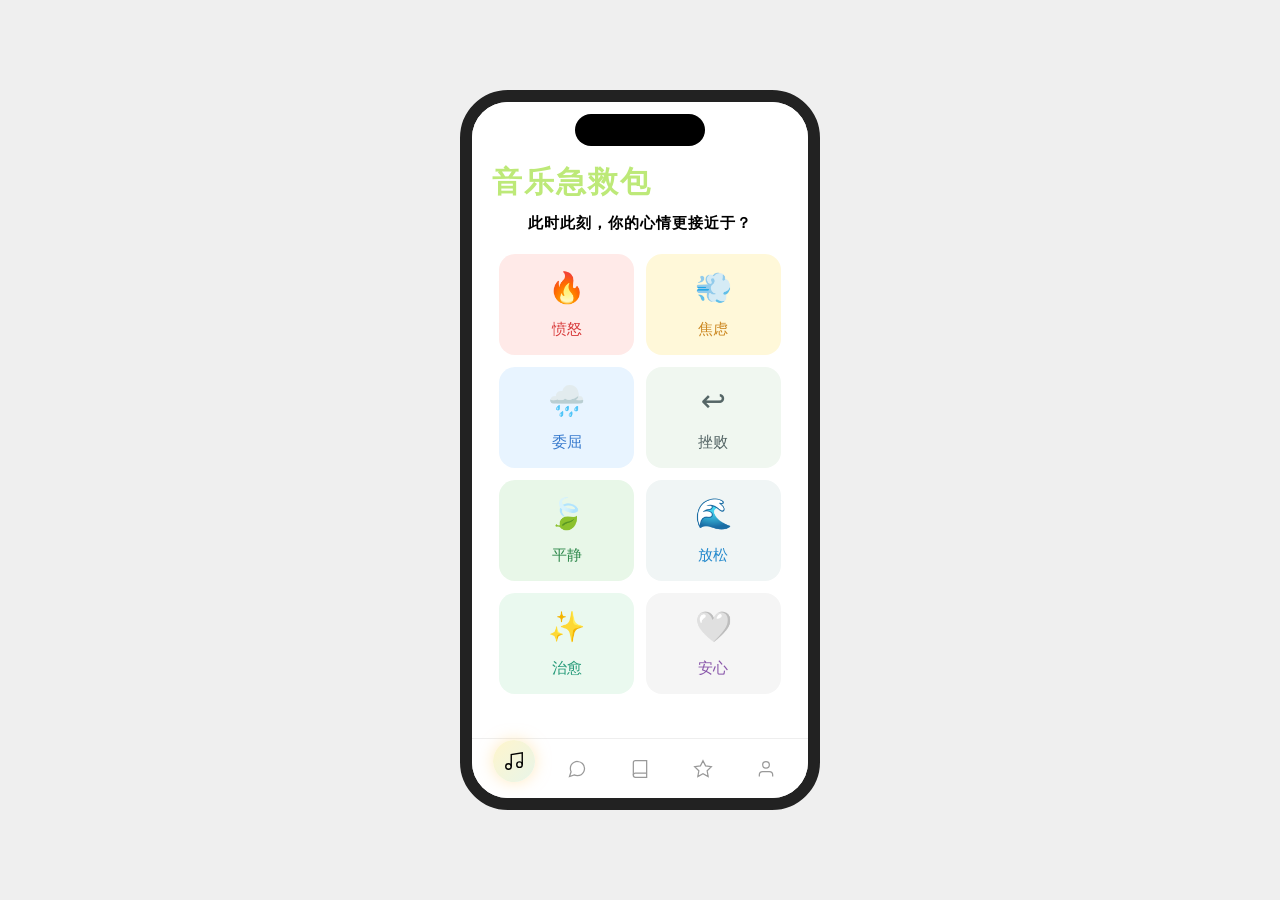
<file: music.html>
<!DOCTYPE html>
<html lang="zh-CN">
<head>
    <meta charset="UTF-8">
    <meta name="viewport" content="width=device-width, initial-scale=1.0">
    <title>智愈清源 - 音乐急救包</title>
    <link rel="stylesheet" href="./css/music.css">
</head>
<body>
    <div class="phone-box">
        <div class="island"></div>
        <!-- 登录提示弹窗 全局共用 -->
<div class="login-tip" id="loginTip">
    <div class="tip-box">
        <p>请登录后解锁该功能</p>
        <button class="tip-close">知道了</button>
    </div>
</div>
        <!-- 主内容区 -->
        <div class="container">
            <h1 class="page-title">音乐急救包</h1>
            <p class="sub-title">此时此刻，你的心情更接近于？</p>

            <!-- 情绪卡片网格 -->
            <div class="emotion-grid">
                <div class="emotion-card anger" data-emotion="anger">
                    <div class="icon">🔥</div>
                    <div class="label">愤怒</div>
                </div>
                <div class="emotion-card anxiety" data-emotion="anxiety">
                    <div class="icon">💨</div>
                    <div class="label">焦虑</div>
                </div>
                <div class="emotion-card sad" data-emotion="sad">
                    <div class="icon">🌧️</div>
                    <div class="label">委屈</div>
                </div>
                <div class="emotion-card defeat" data-emotion="defeat">
                    <div class="icon">↩️</div>
                    <div class="label">挫败</div>
                </div>
                <div class="emotion-card calm" data-emotion="calm">
                    <div class="icon">🍃</div>
                    <div class="label">平静</div>
                </div>
                <div class="emotion-card relax" data-emotion="relax">
                    <div class="icon">🌊</div>
                    <div class="label">放松</div>
                </div>
                <div class="emotion-card heal" data-emotion="heal">
                    <div class="icon">✨</div>
                    <div class="label">治愈</div>
                </div>
                <div class="emotion-card peace" data-emotion="peace">
                    <div class="icon">🤍</div>
                    <div class="label">安心</div>
                </div>
            </div>
        </div>

        <!-- 音乐播放器弹窗 -->
        <div class="music-modal" id="musicModal">
            <div class="modal-content">
                <!-- 专辑封面 -->
                <div class="album-cover">
                    <div class="cover-bg"></div>
                </div>
                <!-- 歌曲信息 -->
                <div class="song-info">
                    <h2 class="song-title">Release Anger</h2>
                    <p class="song-artist">By: Meditation Hub</p>
                    <!-- 这里把tag和爱心放在同一行 -->
                    <div class="tag-like-row">
                        <span class="song-tag">释放愤怒</span>
                        <button class="like-btn" id="likeBtn">🤍</button>
                    </div>
                </div>
                <!-- 播放控制：上一首/播放/下一首 居中 -->
                <div class="player-controls">
                    <button class="prev-btn" id="prevBtn">◀◀</button>
                    <button class="play-btn" id="playBtn">▶</button>
                    <button class="next-btn" id="nextBtn">▶▶</button>
                </div>
                <!-- 进度条 -->
                <div class="progress-container">
                    <span class="time current-time">00:00</span>
                    <div class="progress-bar">
                        <div class="progress-fill"></div>
                    </div>
                    <span class="time total-time">03:20</span>
                </div>
                <!-- 关闭按钮 -->
                <button class="close-btn" id="closeBtn">关闭卡片</button>
            </div>
        </div>

        <!-- 底部导航 -->
<nav class="tab-bar">
    <a href="music.html" class="tab-item" data-page="music">
        <div class="icon-bg"></div>
        <svg class="tab-icon" viewBox="0 0 24 24" fill="none" stroke="currentColor" stroke-width="1.5">
            <path d="M9 18V5l12-2v13" />
            <circle cx="6" cy="18" r="3" />
            <circle cx="18" cy="16" r="3" />
        </svg>
    </a>
    <a href="comment.html" class="tab-item" data-page="comment">
        <div class="icon-bg"></div>
        <svg class="tab-icon" viewBox="0 0 24 24" fill="none" stroke="currentColor" stroke-width="1.5">
            <path d="M21 11.5a8.38 8.38 0 0 1-.9 3.8 8.5 8.5 0 0 1-7.6 4.7 8.38 8.38 0 0 1-3.8-.9L3 21l1.9-5.7a8.38 8.38 0 0 1-.9-3.8 8.5 8.5 0 0 1 4.7-7.6 8.38 8.38 0 0 1 3.8-.9h.5a8.48 8.48 0 0 1 8 8v.5z" />
        </svg>
    </a>
    <a href="diary.html" class="tab-item" data-page="diary">
        <div class="icon-bg"></div>
        <svg class="tab-icon" viewBox="0 0 24 24" fill="none" stroke="currentColor" stroke-width="1.5">
            <path d="M4 19.5A2.5 2.5 0 0 1 6.5 17H20" />
            <path d="M6.5 2H20v20H6.5A2.5 2.5 0 0 1 4 19.5v-15A2.5 2.5 0 0 1 6.5 2z" />
        </svg>
    </a>
    <a href="transform.html" class="tab-item" data-page="transform">
    <div class="icon-bg"></div>
    <svg class="tab-icon" viewBox="0 0 24 24" fill="none" stroke="currentColor" stroke-width="1.5">
        <polygon points="12 2 15.09 8.26 22 9.27 17 14.14 18.18 21.02 12 17.77 5.82 21.02 7 14.14 2 9.27 8.91 8.26 12 2" />
    </svg>
</a>
    <a href="mine.html" class="tab-item" data-page="mine">
        <div class="icon-bg"></div>
        <svg class="tab-icon" viewBox="0 0 24 24" fill="none" stroke="currentColor" stroke-width="1.5">
            <path d="M20 21v-2a4 4 0 0 0-4-4H8a4 4 0 0 0-4 4v2" />
            <circle cx="12" cy="7" r="4" />
        </svg>
    </a>
</nav>
    </div>

    <script src="./js/music.js"></script>
</body>
</html>
</file>
<file: css/music.css>
* {
    margin: 0;
    padding: 0;
    box-sizing: border-box;
}
body {
    background: #efefef;
    min-height: 100vh;
    display: flex;
    justify-content: center;
    align-items: center;
    font-family: system-ui, sans-serif;
}
.phone-box {
    width: 360px;
    height: 720px;
    border: 12px solid #222222;
    border-radius: 48px;
    position: relative;
    overflow: hidden;
    background: #fff;
    display: flex;
    flex-direction: column;
}
.island {
    width: 130px;
    height: 32px;
    background: #000;
    border-radius: 20px;
    position: absolute;
    top: 12px;
    left: 50%;
    transform: translateX(-50%);
    z-index:99;
}

.container {
    flex: 1;
    padding: 60px 20px 10px;
    background: #fff;
    overflow: hidden;
    display: flex;
    flex-direction: column;
}
.page-title {
    font-size: 30px;
    color: #bde978;
    margin-bottom: 10px;
    text-align: left;
    font-weight: bold;
    letter-spacing: 2px;
}
.sub-title {
    font-size: 15px;
    color: #000000;
    margin-bottom: 20px;
    text-align: center;
    line-height: 1.4;
    letter-spacing: 1px;
    font-weight: bold;
}

.emotion-grid {
    display: grid;
    grid-template-columns: 1fr 1fr;
    gap: 12px;
    padding: 0;
    width: 95%;
    margin: 0 auto;
}
.emotion-card {
    border-radius: 16px;
    padding: 16px 6px;
    display: flex;
    flex-direction: column;
    align-items: center;
    gap: 15px;
    cursor: pointer;
    transition: transform 0.2s;
}
.emotion-card:active {
    transform: scale(0.96);
}
.emotion-card .icon {
    font-size: 30px;
}
.emotion-card .label {
    font-size: 15px;
    font-weight: 500;
}

/* 情绪卡片配色 */
.anger { background: #ffeae8; color: #d83b3b; }
.anxiety { background: #fff8d9; color: #cc8822; }
.sad { background: #e8f4ff; color: #3377cc; }
.defeat { background: #f0f7f0; color: #556666; }
.calm { background: #e8f7e8; color: #2d884a; }
.relax { background: #f0f5f5; color: #2288cc; }
.heal { background: #eaf9ef; color: #229977; }
.peace { background: #f5f5f5; color: #8855aa; }

.tab-bar {
    display: flex;
    justify-content: space-around;
    padding: 10px 0;
    background: rgba(255,255,255,0.95);
    border-top: 1px solid #eee;
}
.tab-item {
    display: flex;
    flex-direction: column;
    align-items: center;
    gap: 4px;
    font-size: 12px;
    color: #999;
    text-decoration: none;
}
.tab-item.active {
    color: #bde978;
}
.tab-icon {
    font-size: 18px;
}

/* ========== 音乐弹窗样式 ========== */
.music-modal {
    position: absolute;
    top: 0;
    left: 0;
    width: 100%;
    height: 100%;
    background: rgba(255, 255, 255, 0.5);
    display: flex;
    align-items: center;
    justify-content: center;
    z-index: 200;
    opacity: 0;
    visibility: hidden;
    transition: opacity 0.3s ease, visibility 0.3s ease;
}
.music-modal.active {
    opacity: 1;
    visibility: visible;
}

.modal-content {
    width: 85%;
    max-width: 300px;
    background-color: #fff;
    border-radius: 20px;
    padding: 30px 25px;
    display: flex;
    flex-direction: column;
    align-items: center;
    gap: 25px;
    box-shadow: 0 10px 30px rgba(0, 0, 0, 0.15);
    margin-top: 60px;
    transform: translateY(80px);
    transition: transform 0.4s cubic-bezier(0.25, 0.1, 0.25, 1);
}
.music-modal.active .modal-content {
    transform: translateY(0);
}

/* 专辑封面容器 */
.album-cover {
    width: 180px;
    height: 180px;
    border-radius: 50%;
    overflow: hidden;
    position: relative;
    box-shadow: 0 0 20px rgba(0,0,0,0.1);
}

/* 封面背景：完全交给 JS 控制 */
.cover-bg {
    width: 100%;
    height: 100%;
    border-radius: 50%;
    background-repeat: no-repeat;
    /* 删掉之前的 background-size: cover !important; 等冲突规则 */
}

/* 歌曲信息 */
.song-info {
    text-align: center;
    width: 100%;
}
.song-title {
    font-size: 26px;
    color: #222;
    margin-bottom: 8px;
}
.song-artist {
    font-size: 18px;
    color: #666;
    margin-bottom: 12px;
}

/* tag和爱心放在同一行 */
.tag-like-row {
    display: flex;
    align-items: center;
    justify-content: center;
    gap: 20px;
    margin-top: 20px;
}
.song-tag {
    font-size: 14px;
    color: #fff;
    background-color: #bde978;
    padding: 6px 16px;
    border-radius: 20px;
}
.like-btn {
    font-size: 26px;
    color: #ccc;
    background: none;
    border: none;
    cursor: pointer;
    transition: color 0.2s;
}
.like-btn.active {
    color: #ff6b6b;
}

/* 播放控制：居中布局 */
.player-controls {
    display: flex;
    align-items: center;
    justify-content: center;
    gap: 25px;
    width: 100%;
}
.prev-btn, .next-btn {
    width: 35px;
    height: 35px;
    border-radius: 50%;
    background-color: #f5f5f5;
    color: #666;
    border: none;
    font-size: 14px;
    cursor: pointer;
    display: flex;
    align-items: center;
    justify-content: center;
}
.play-btn {
    width: 50px;
    height: 50px;
    border-radius: 50%;
    background-color: #ff6b6b;
    color: #fff;
    border: none;
    font-size: 24px;
    cursor: pointer;
    display: flex;
    align-items: center;
    justify-content: center;
}

/* 进度条 */
.progress-container {
    width: 100%;
    display: flex;
    align-items: center;
    gap: 10px;
}
.time {
    font-size: 14px;
    color: #666;
    white-space: nowrap;
}
.progress-bar {
    flex: 1;
    height: 4px;
    background-color: #eee;
    border-radius: 2px;
    position: relative;
    overflow: hidden;
}
.progress-fill {
    position: absolute;
    top: 0;
    left: 0;
    height: 100%;
    width: 0%;
    background-color: #ff6b6b;
    border-radius: 2px;
    transition: width 0.1s linear;
}

/* 关闭按钮 */
.close-btn {
    width: 100%;
    height: 50px;
    background: linear-gradient(90deg, #6c5ce7 0%, #a29bfe 100%);
    color: #fff;
    border: none;
    border-radius: 10px;
    font-size: 20px;
    font-weight: bold;
    cursor: pointer;
}

/* 底部导航栏 */
.tab-bar {
    display: flex;
    justify-content: space-around;
    align-items: center;
    width: 100%;
    height: 60px;
    background: #ffffff;
    border-top: 1px solid #eee;
    position: relative;
    box-sizing: border-box;
    padding: 0 10px;
}

/* 导航单项通用 */
.tab-item {
    position: relative;
    display: flex;
    align-items: center;
    justify-content: center;
    flex: 1;
    height: 100%;
    color: #999;
    text-decoration: none;
    transition: all 0.3s ease;
    /* 初始无凸起 */
    transform: translateY(0);
}

/* 激活圆形背景 + 发光（默认隐藏） */
.tab-item .icon-bg {
    position: absolute;
    width: 42px;
    height: 42px;
    border-radius: 50%;
    background: linear-gradient(135deg, #fff5cc 0%, #e8f5e9 100%);
    opacity: 0;
    transform: scale(0.8);
    transition: all 0.3s ease;
    z-index: 0;
    box-shadow: 0 0 15px rgba(255, 213, 128, 0.5);
}

/* 图标基础样式，固定尺寸防扭曲 */
.tab-item .tab-icon {
    width: 20px;
    height: 20px;
    position: relative;
    z-index: 1;
    transition: all 0.3s ease;
    /* 锁定尺寸、比例，彻底解决变形 */
    flex-shrink: 0;
}

/* ========== 激活状态：所有图标统一效果 ========== */
/* 激活项：文字/图标主色改变 + 整体向上凸起 */
.tab-item.active {
    color: #000000;
    transform: translateY(-8px);
}

/* 激活图标缩放 */
.tab-item.active .tab-icon {
    transform: scale(1.1);
}

/* 激活显示圆形发光背景 */
.tab-item.active .icon-bg {
    opacity: 1;
    transform: scale(1);
}

/* 专辑唱片旋转动画 */
.cover-bg {
  animation: rotateAlbum 20s linear infinite paused;
}

/* 播放状态开启旋转 */
.album-cover.playing .cover-bg {
  animation-play-state: running;
}

/* 旋转关键帧 */
@keyframes rotateAlbum {
  0% {
    transform: rotate(0deg);
  }
  100% {
    transform: rotate(360deg);
  }
}

/* 登录提示弹窗 全局拦截用 */
.login-tip {
    position: absolute;
    top: 0;
    left: 0;
    width: 100%;
    height: 100%;
    background: rgba(0,0,0,0.3);
    display: none;
    align-items: center;
    justify-content: center;
    z-index: 9999;
}
.login-tip.show {
    display: flex;
}
.tip-box {
    background: #fff;
    padding: 25px 30px;
    border-radius: 12px;
    text-align: center;
}
.tip-box p {
    margin: 0 0 15px;
    font-size: 15px;
    color: #333;
}
.tip-close {
    padding: 6px 18px;
    border: none;
    background: #bde978;
    color: #24573f;
    border-radius: 6px;
    cursor: pointer;
}
</file>
